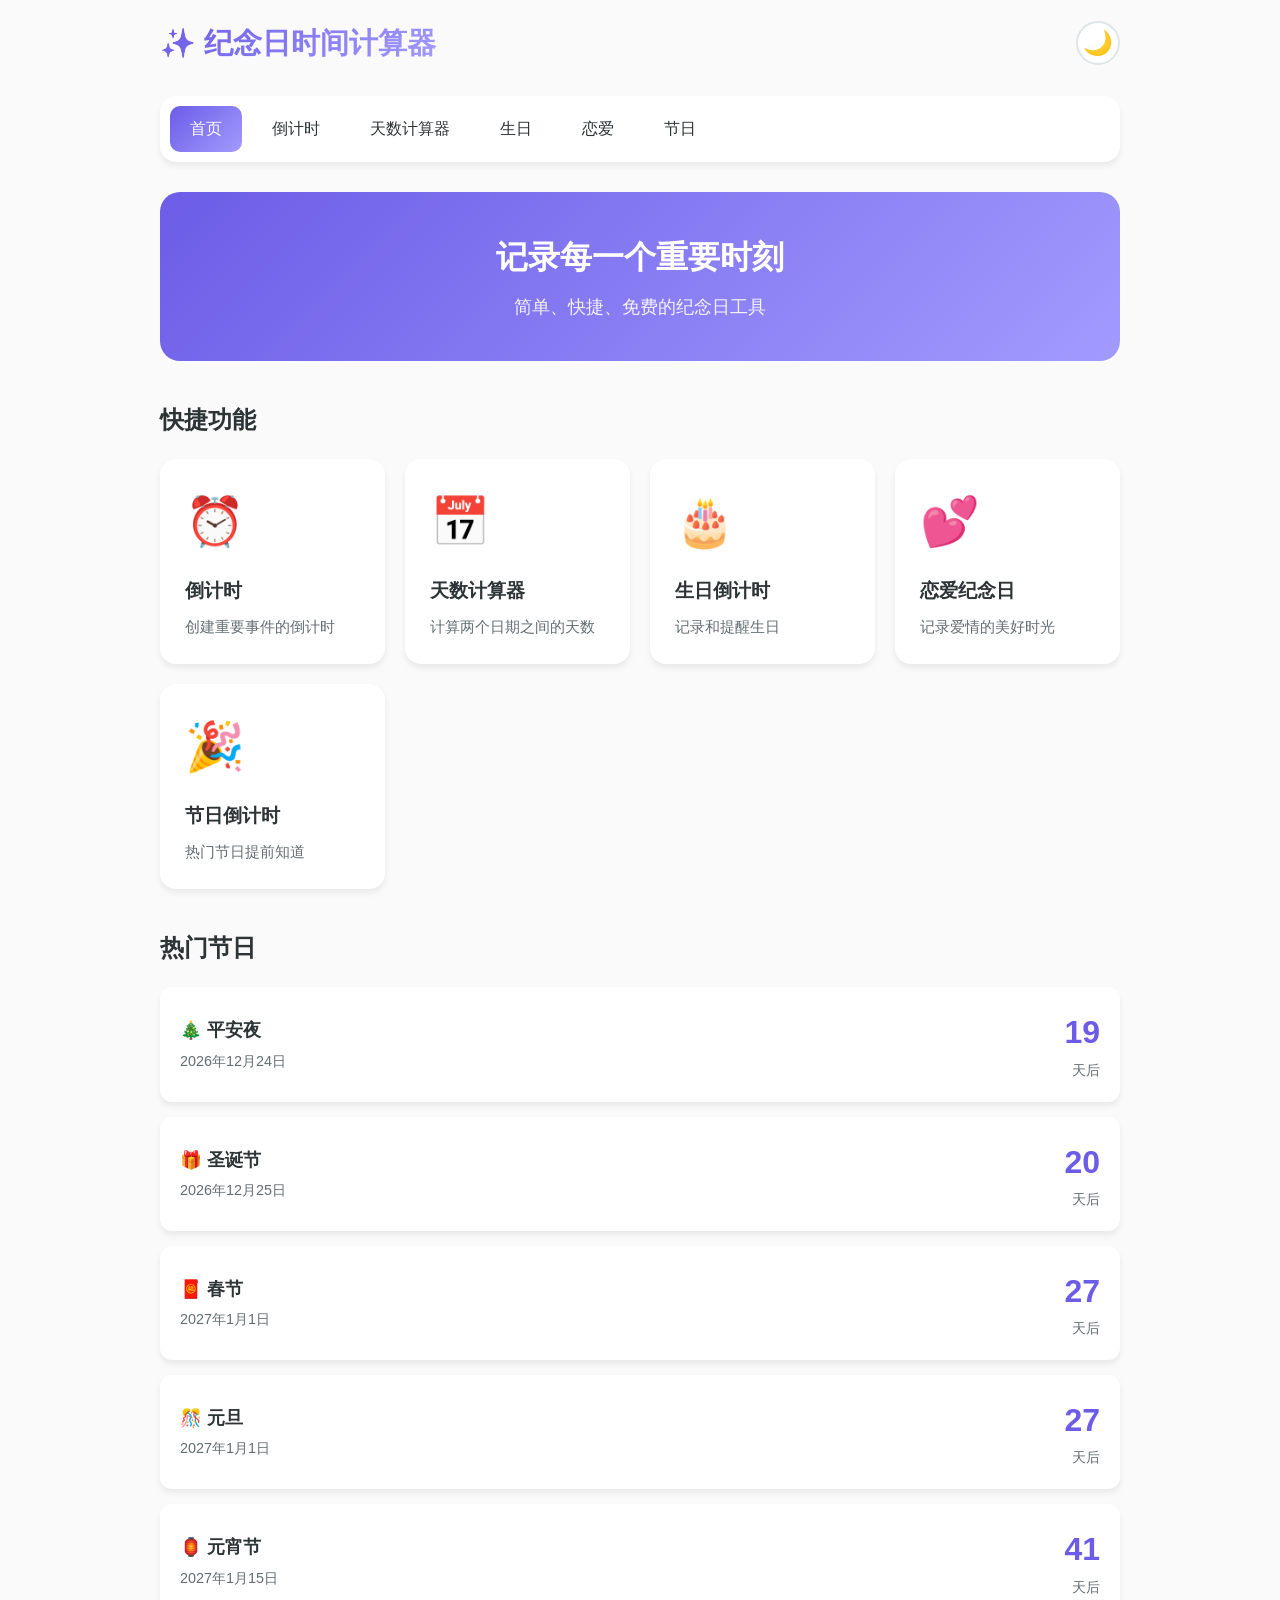
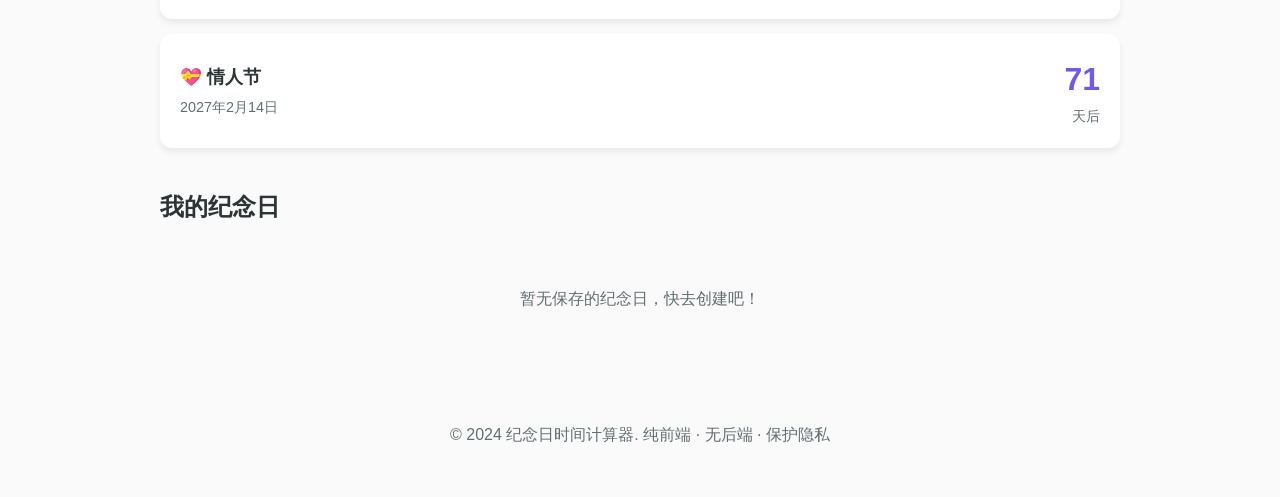
<file: index.html>
<!DOCTYPE html>
<html lang="zh-CN">
<head>
    <script src="https://pl29498153.effectivecpmnetwork.com/83/88/3f/83883f3a232e61ba1d82c0c84c7ebce1.js"></script>

    <meta charset="UTF-8">
    <meta name="viewport" content="width=device-width, initial-scale=1.0">
    <title>纪念日时间计算器 - 倒计时、生日、恋爱、节日提醒</title>
    <meta name="description" content="免费在线纪念日时间计算器，支持倒计时、天数计算、生日倒计时、恋爱纪念日、节日提醒，适配手机电脑，支持深色浅色模式">
    <meta name="keywords" content="纪念日计算器,倒计时,生日倒计时,恋爱纪念日,节日倒计时,天数计算器">
    <meta name="author" content="纪念日计算器">
    <link rel="canonical" href="https://yourusername.github.io/">
    <meta property="og:title" content="纪念日时间计算器">
    <meta property="og:description" content="免费在线纪念日时间计算器，支持倒计时、天数计算、生日倒计时、恋爱纪念日、节日提醒">
    <meta property="og:type" content="website">
    <meta property="og:url" content="https://yourusername.github.io/">
    <meta name="twitter:card" content="summary_large_image">
    <meta name="twitter:title" content="纪念日时间计算器">
    <meta name="twitter:description" content="免费在线纪念日时间计算器，支持倒计时、天数计算、生日倒计时、恋爱纪念日、节日提醒">
    <link rel="stylesheet" href="styles.css">
</head>
<body>
    <script src="https://pl29498154.effectivecpmnetwork.com/1b/23/14/1b231446ca1ec342d373a29351f0c5cb.js"></script>

    <div class="container">
        <header>
            <div class="header-content">
                <h1 class="logo">✨ 纪念日时间计算器</h1>
                <button class="theme-toggle" id="themeToggle" aria-label="切换主题">
                    <span class="theme-icon">🌙</span>
                </button>
            </div>
        </header>

        <nav class="main-nav">
            <a href="index.html" class="nav-item active">首页</a>
            <a href="countdown.html" class="nav-item">倒计时</a>
            <a href="days-calculator.html" class="nav-item">天数计算器</a>
            <a href="birthday.html" class="nav-item">生日</a>
            <a href="love.html" class="nav-item">恋爱</a>
            <a href="holidays.html" class="nav-item">节日</a>
        </nav>

        <main>
            <section class="hero">
                <h2>记录每一个重要时刻</h2>
                <p>简单、快捷、免费的纪念日工具</p>
            </section>

            <section class="quick-links">
                <h3>快捷功能</h3>
                <div class="grid">
                    <a href="countdown.html" class="card">
                        <div class="card-icon">⏰</div>
                        <h4>倒计时</h4>
                        <p>创建重要事件的倒计时</p>
                    </a>
                    <a href="days-calculator.html" class="card">
                        <div class="card-icon">📅</div>
                        <h4>天数计算器</h4>
                        <p>计算两个日期之间的天数</p>
                    </a>
                    <a href="birthday.html" class="card">
                        <div class="card-icon">🎂</div>
                        <h4>生日倒计时</h4>
                        <p>记录和提醒生日</p>
                    </a>
                    <a href="love.html" class="card">
                        <div class="card-icon">💕</div>
                        <h4>恋爱纪念日</h4>
                        <p>记录爱情的美好时光</p>
                    </a>
                    <a href="holidays.html" class="card">
                        <div class="card-icon">🎉</div>
                        <h4>节日倒计时</h4>
                        <p>热门节日提前知道</p>
                    </a>
                </div>
            </section>

            <section class="popular-holidays">
                <h3>热门节日</h3>
                <div class="holiday-list" id="holidayList"></div>
            </section>

            <section class="saved-memorials">
                <h3>我的纪念日</h3>
                <div class="memorial-list" id="memorialList">
                    <p class="empty">暂无保存的纪念日，快去创建吧！</p>
                </div>
            </section>
        </main>

        <footer>
            <p>&copy; 2024 纪念日时间计算器. 纯前端 · 无后端 · 保护隐私</p>
        </footer>
    </div>

    <script src="script.js"></script>
</body>
</html>
</file>
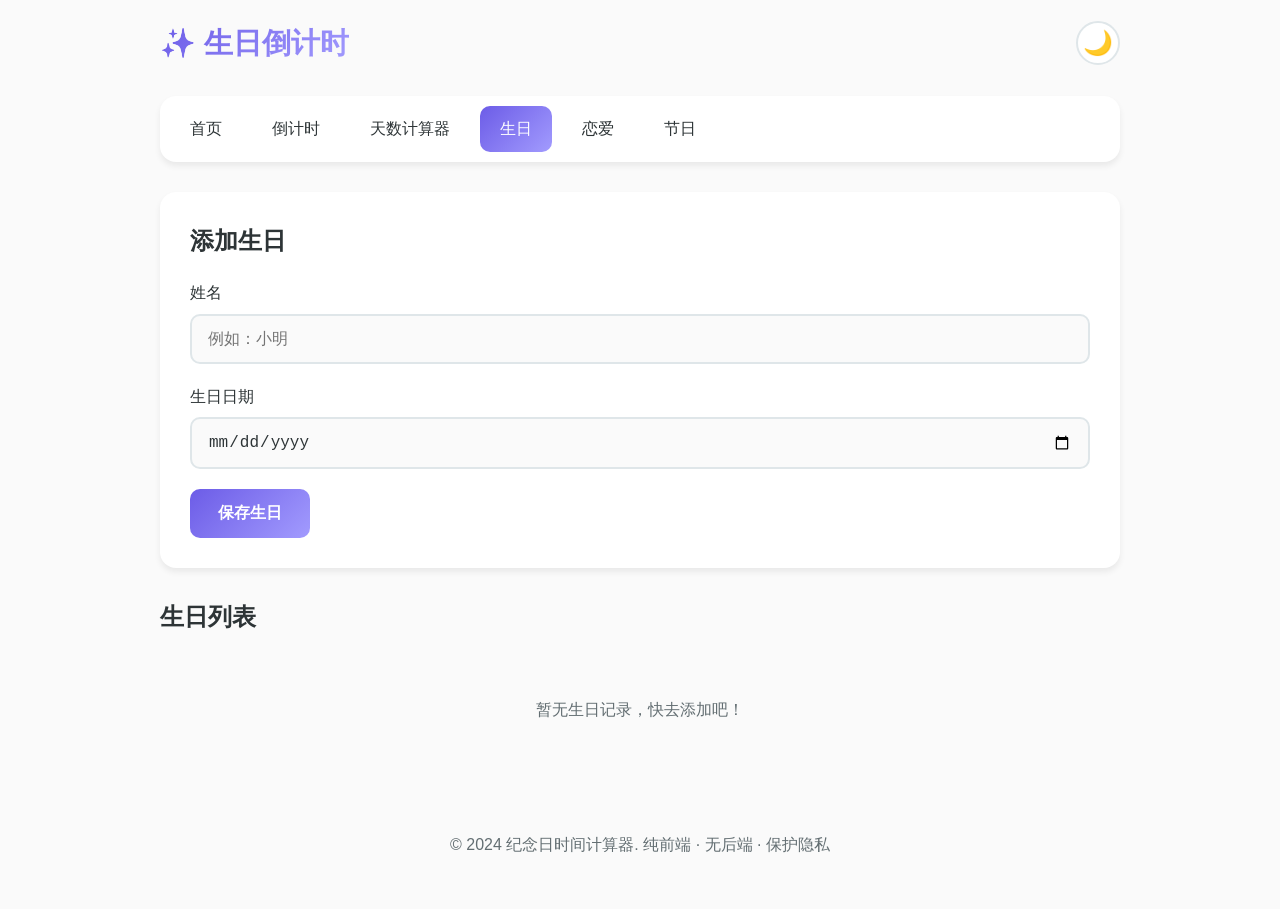
<file: birthday.html>
<!DOCTYPE html>
<html lang="zh-CN">
<head>
    <meta charset="UTF-8">
    <meta name="viewport" content="width=device-width, initial-scale=1.0">
    <title>生日倒计时 - 纪念日时间计算器</title>
    <meta name="description" content="免费在线生日倒计时工具，记录生日，每年自动提醒，支持保存多个生日">
    <meta name="keywords" content="生日倒计时,生日提醒,生日计算器,生日记录">
    <link rel="canonical" href="https://yourusername.github.io/birthday.html">
    <meta property="og:title" content="生日倒计时 - 纪念日时间计算器">
    <meta property="og:description" content="免费在线生日倒计时工具，记录生日，每年自动提醒">
    <meta property="og:type" content="website">
    <meta property="og:url" content="https://yourusername.github.io/birthday.html">
    <link rel="stylesheet" href="styles.css">
</head>
<body>
    <div class="container">
        <header>
            <div class="header-content">
                <h1 class="logo">✨ 生日倒计时</h1>
                <button class="theme-toggle" id="themeToggle" aria-label="切换主题">
                    <span class="theme-icon">🌙</span>
                </button>
            </div>
        </header>

        <nav class="main-nav">
            <a href="index.html" class="nav-item">首页</a>
            <a href="countdown.html" class="nav-item">倒计时</a>
            <a href="days-calculator.html" class="nav-item">天数计算器</a>
            <a href="birthday.html" class="nav-item active">生日</a>
            <a href="love.html" class="nav-item">恋爱</a>
            <a href="holidays.html" class="nav-item">节日</a>
        </nav>

        <main>
            <section class="form-section">
                <h3>添加生日</h3>
                <form id="birthdayForm">
                    <div class="form-group">
                        <label for="personName">姓名</label>
                        <input type="text" id="personName" placeholder="例如：小明" required>
                    </div>
                    <div class="form-group">
                        <label for="birthdayDate">生日日期</label>
                        <input type="date" id="birthdayDate" required>
                    </div>
                    <div class="btn-group">
                        <button type="submit" class="btn btn-primary">保存生日</button>
                    </div>
                </form>
            </section>

            <section class="saved-memorials">
                <h3>生日列表</h3>
                <div class="memorial-list" id="birthdayList">
                    <p class="empty">暂无生日记录，快去添加吧！</p>
                </div>
            </section>
        </main>

        <footer>
            <p>&copy; 2024 纪念日时间计算器. 纯前端 · 无后端 · 保护隐私</p>
        </footer>
    </div>

    <script src="script.js"></script>
    <script>
        document.addEventListener('DOMContentLoaded', function() {
            const form = document.getElementById('birthdayForm');
            form.addEventListener('submit', function(e) {
                e.preventDefault();
                const name = document.getElementById('personName').value;
                const date = document.getElementById('birthdayDate').value;
                addMemorial({ name, date, type: 'birthday' });
                form.reset();
                renderBirthdayList();
            });
            
            renderBirthdayList();
        });
        
        function getNextBirthday(birthdayStr) {
            const birthday = new Date(birthdayStr);
            const now = new Date();
            let nextBirthday = new Date(now.getFullYear(), birthday.getMonth(), birthday.getDate());
            if (nextBirthday < now) {
                nextBirthday = new Date(now.getFullYear() + 1, birthday.getMonth(), birthday.getDate());
            }
            return nextBirthday;
        }
        
        function getAge(birthdayStr) {
            const birthday = new Date(birthdayStr);
            const now = new Date();
            let age = now.getFullYear() - birthday.getFullYear();
            const monthDiff = now.getMonth() - birthday.getMonth();
            if (monthDiff < 0 || (monthDiff === 0 && now.getDate() < birthday.getDate())) {
                age--;
            }
            return age;
        }
        
        function renderBirthdayList() {
            const container = document.getElementById('birthdayList');
            const memorials = getSavedMemorials().filter(m => m.type === 'birthday');
            
            if (memorials.length === 0) {
                container.innerHTML = '<p class="empty">暂无生日记录，快去添加吧！</p>';
                return;
            }
            
            const sortedMemorials = memorials.map(m => {
                const nextBirthday = getNextBirthday(m.date);
                const days = getDaysUntil(nextBirthday);
                const age = getAge(m.date);
                return { ...m, nextBirthday, days, age };
            }).sort((a, b) => a.days - b.days);
            
            container.innerHTML = sortedMemorials.map(m => `
                <div class="memorial-item">
                    <div class="memorial-info">
                        <div class="memorial-name">🎂 ${m.name}</div>
                        <div class="memorial-date">${formatDate(m.nextBirthday)} (${m.age + 1}岁)</div>
                    </div>
                    <div class="memorial-countdown">
                        <div class="countdown-number">${m.days}</div>
                        <div class="countdown-text">${m.days === 0 ? '今天生日！🎁' : m.days === 1 ? '明天' : '天后'}</div>
                    </div>
                    <button class="delete-btn" onclick="deleteMemorial(${m.id}); renderBirthdayList();" aria-label="删除">🗑️</button>
                </div>
            `).join('');
        }
    </script>
</body>
</html>
</file>
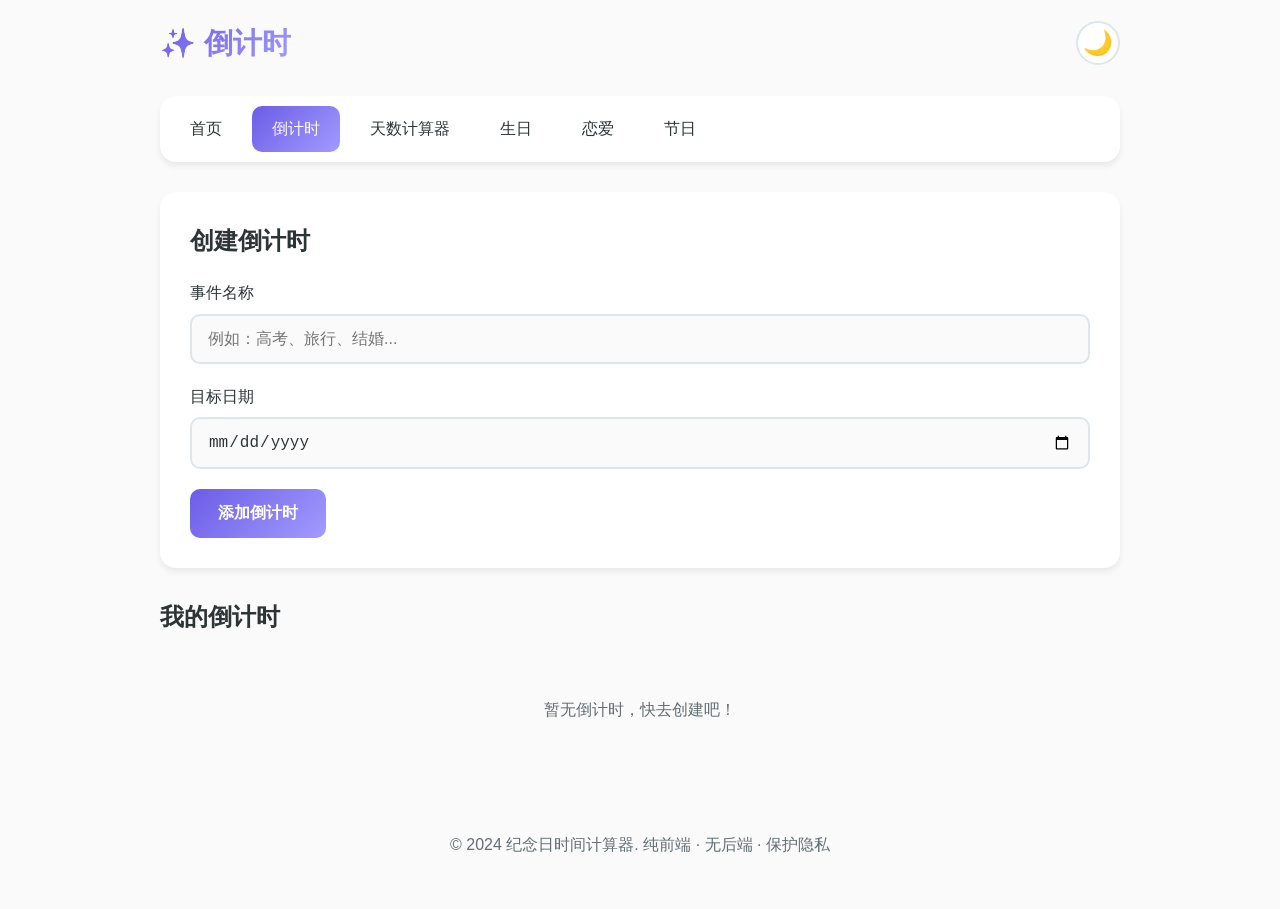
<file: countdown.html>
<!DOCTYPE html>
<html lang="zh-CN">
<head>
    <meta charset="UTF-8">
    <meta name="viewport" content="width=device-width, initial-scale=1.0">
    <title>倒计时 - 纪念日时间计算器</title>
    <meta name="description" content="免费在线倒计时工具，创建重要事件的倒计时提醒，支持保存到本地">
    <meta name="keywords" content="倒计时,事件倒计时,日期倒计时,重要日子提醒">
    <link rel="canonical" href="https://yourusername.github.io/countdown.html">
    <meta property="og:title" content="倒计时 - 纪念日时间计算器">
    <meta property="og:description" content="免费在线倒计时工具，创建重要事件的倒计时提醒">
    <meta property="og:type" content="website">
    <meta property="og:url" content="https://yourusername.github.io/countdown.html">
    <link rel="stylesheet" href="styles.css">
</head>
<body>
    <div class="container">
        <header>
            <div class="header-content">
                <h1 class="logo">✨ 倒计时</h1>
                <button class="theme-toggle" id="themeToggle" aria-label="切换主题">
                    <span class="theme-icon">🌙</span>
                </button>
            </div>
        </header>

        <nav class="main-nav">
            <a href="index.html" class="nav-item">首页</a>
            <a href="countdown.html" class="nav-item active">倒计时</a>
            <a href="days-calculator.html" class="nav-item">天数计算器</a>
            <a href="birthday.html" class="nav-item">生日</a>
            <a href="love.html" class="nav-item">恋爱</a>
            <a href="holidays.html" class="nav-item">节日</a>
        </nav>

        <main>
            <section class="form-section">
                <h3>创建倒计时</h3>
                <form id="countdownForm">
                    <div class="form-group">
                        <label for="eventName">事件名称</label>
                        <input type="text" id="eventName" placeholder="例如：高考、旅行、结婚..." required>
                    </div>
                    <div class="form-group">
                        <label for="eventDate">目标日期</label>
                        <input type="date" id="eventDate" required>
                    </div>
                    <div class="btn-group">
                        <button type="submit" class="btn btn-primary">添加倒计时</button>
                    </div>
                </form>
            </section>

            <section class="result-section" id="resultSection" style="display: none;">
                <h3 id="resultTitle">距离...</h3>
                <div class="result-value" id="resultValue">0</div>
                <div class="result-label" id="resultLabel">天</div>
            </section>

            <section class="saved-memorials">
                <h3>我的倒计时</h3>
                <div class="memorial-list" id="countdownList">
                    <p class="empty">暂无倒计时，快去创建吧！</p>
                </div>
            </section>
        </main>

        <footer>
            <p>&copy; 2024 纪念日时间计算器. 纯前端 · 无后端 · 保护隐私</p>
        </footer>
    </div>

    <script src="script.js"></script>
    <script>
        document.addEventListener('DOMContentLoaded', function() {
            const form = document.getElementById('countdownForm');
            const resultSection = document.getElementById('resultSection');
            const resultTitle = document.getElementById('resultTitle');
            const resultValue = document.getElementById('resultValue');
            const resultLabel = document.getElementById('resultLabel');
            
            form.addEventListener('submit', function(e) {
                e.preventDefault();
                const name = document.getElementById('eventName').value;
                const date = document.getElementById('eventDate').value;
                
                addMemorial({ name, date, type: 'countdown' });
                
                const days = getDaysUntil(date);
                resultTitle.textContent = `距离 ${name}`;
                resultValue.textContent = days >= 0 ? days : Math.abs(days);
                resultLabel.textContent = days === 0 ? '今天！' : days > 0 ? '天' : '天已过';
                resultSection.style.display = 'block';
            });
            
            renderCountdownList();
        });
        
        function renderCountdownList() {
            const container = document.getElementById('countdownList');
            const memorials = getSavedMemorials().filter(m => m.type === 'countdown');
            
            if (memorials.length === 0) {
                container.innerHTML = '<p class="empty">暂无倒计时，快去创建吧！</p>';
                return;
            }
            
            const sortedMemorials = memorials.map(m => {
                const date = new Date(m.date);
                const days = getDaysUntil(date);
                return { ...m, dateObj: date, days };
            }).sort((a, b) => a.days - b.days);
            
            container.innerHTML = sortedMemorials.map(m => `
                <div class="memorial-item">
                    <div class="memorial-info">
                        <div class="memorial-name">⏰ ${m.name}</div>
                        <div class="memorial-date">${formatDate(m.dateObj)}</div>
                    </div>
                    <div class="memorial-countdown">
                        <div class="countdown-number">${m.days >= 0 ? m.days : Math.abs(m.days)}</div>
                        <div class="countdown-text">${m.days === 0 ? '今天！' : m.days > 0 ? '天后' : '天前'}</div>
                    </div>
                    <button class="delete-btn" onclick="deleteMemorial(${m.id}); renderCountdownList();" aria-label="删除">🗑️</button>
                </div>
            `).join('');
        }
    </script>
</body>
</html>
</file>
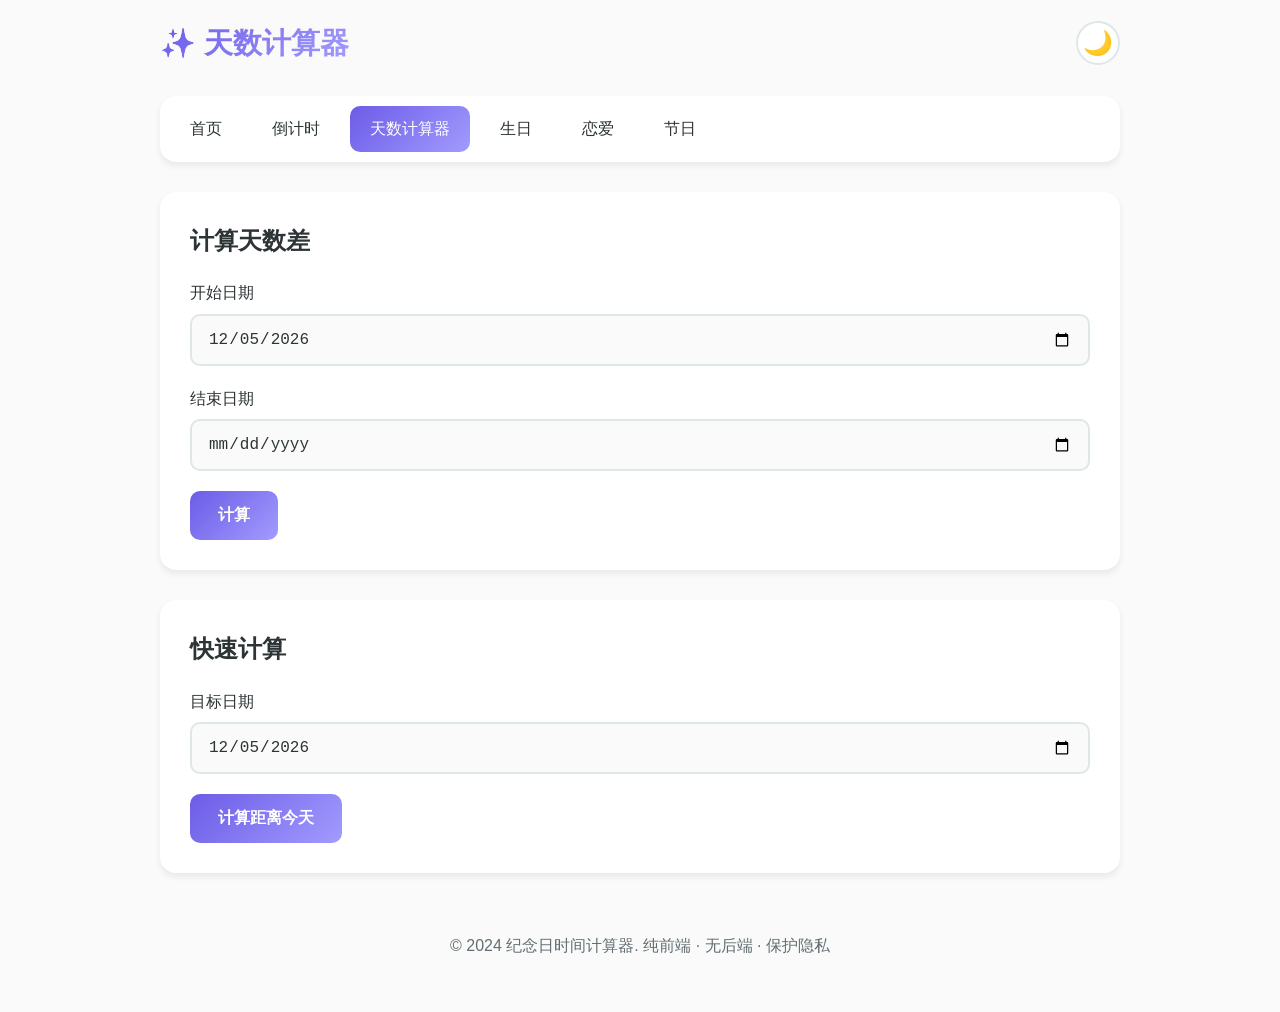
<file: days-calculator.html>
<!DOCTYPE html>
<html lang="zh-CN">
<head>
    <meta charset="UTF-8">
    <meta name="viewport" content="width=device-width, initial-scale=1.0">
    <title>天数计算器 - 纪念日时间计算器</title>
    <meta name="description" content="免费在线天数计算器，计算两个日期之间相差的天数，已过多少天，还有多少天">
    <meta name="keywords" content="天数计算器,日期差计算,日期计算,相差天数,还有多少天">
    <link rel="canonical" href="https://yourusername.github.io/days-calculator.html">
    <meta property="og:title" content="天数计算器 - 纪念日时间计算器">
    <meta property="og:description" content="免费在线天数计算器，计算两个日期之间相差的天数">
    <meta property="og:type" content="website">
    <meta property="og:url" content="https://yourusername.github.io/days-calculator.html">
    <link rel="stylesheet" href="styles.css">
</head>
<body>
    <div class="container">
        <header>
            <div class="header-content">
                <h1 class="logo">✨ 天数计算器</h1>
                <button class="theme-toggle" id="themeToggle" aria-label="切换主题">
                    <span class="theme-icon">🌙</span>
                </button>
            </div>
        </header>

        <nav class="main-nav">
            <a href="index.html" class="nav-item">首页</a>
            <a href="countdown.html" class="nav-item">倒计时</a>
            <a href="days-calculator.html" class="nav-item active">天数计算器</a>
            <a href="birthday.html" class="nav-item">生日</a>
            <a href="love.html" class="nav-item">恋爱</a>
            <a href="holidays.html" class="nav-item">节日</a>
        </nav>

        <main>
            <section class="form-section">
                <h3>计算天数差</h3>
                <form id="daysForm">
                    <div class="form-group">
                        <label for="date1">开始日期</label>
                        <input type="date" id="date1" required>
                    </div>
                    <div class="form-group">
                        <label for="date2">结束日期</label>
                        <input type="date" id="date2" required>
                    </div>
                    <div class="btn-group">
                        <button type="submit" class="btn btn-primary">计算</button>
                    </div>
                </form>
            </section>

            <section class="result-section" id="resultSection" style="display: none;">
                <h3>计算结果</h3>
                <div class="result-value" id="resultValue">0</div>
                <div class="result-label">天</div>
            </section>

            <section class="form-section">
                <h3>快速计算</h3>
                <form id="quickForm">
                    <div class="form-group">
                        <label for="targetDate">目标日期</label>
                        <input type="date" id="targetDate" required>
                    </div>
                    <div class="btn-group">
                        <button type="submit" class="btn btn-primary">计算距离今天</button>
                    </div>
                </form>
            </section>
        </main>

        <footer>
            <p>&copy; 2024 纪念日时间计算器. 纯前端 · 无后端 · 保护隐私</p>
        </footer>
    </div>

    <script src="script.js"></script>
    <script>
        document.addEventListener('DOMContentLoaded', function() {
            const today = new Date().toISOString().split('T')[0];
            document.getElementById('date1').value = today;
            document.getElementById('targetDate').value = today;
            
            const daysForm = document.getElementById('daysForm');
            daysForm.addEventListener('submit', function(e) {
                e.preventDefault();
                const date1 = document.getElementById('date1').value;
                const date2 = document.getElementById('date2').value;
                const days = calculateDaysBetween(date1, date2);
                document.getElementById('resultValue').textContent = days;
                document.getElementById('resultSection').style.display = 'block';
            });
            
            const quickForm = document.getElementById('quickForm');
            quickForm.addEventListener('submit', function(e) {
                e.preventDefault();
                const targetDate = document.getElementById('targetDate').value;
                const days = getDaysUntil(targetDate);
                document.getElementById('resultValue').textContent = days >= 0 ? days : Math.abs(days);
                document.getElementById('resultSection').querySelector('.result-label').textContent = days >= 0 ? '天后' : '天前';
                document.getElementById('resultSection').style.display = 'block';
            });
        });
    </script>
</body>
</html>
</file>
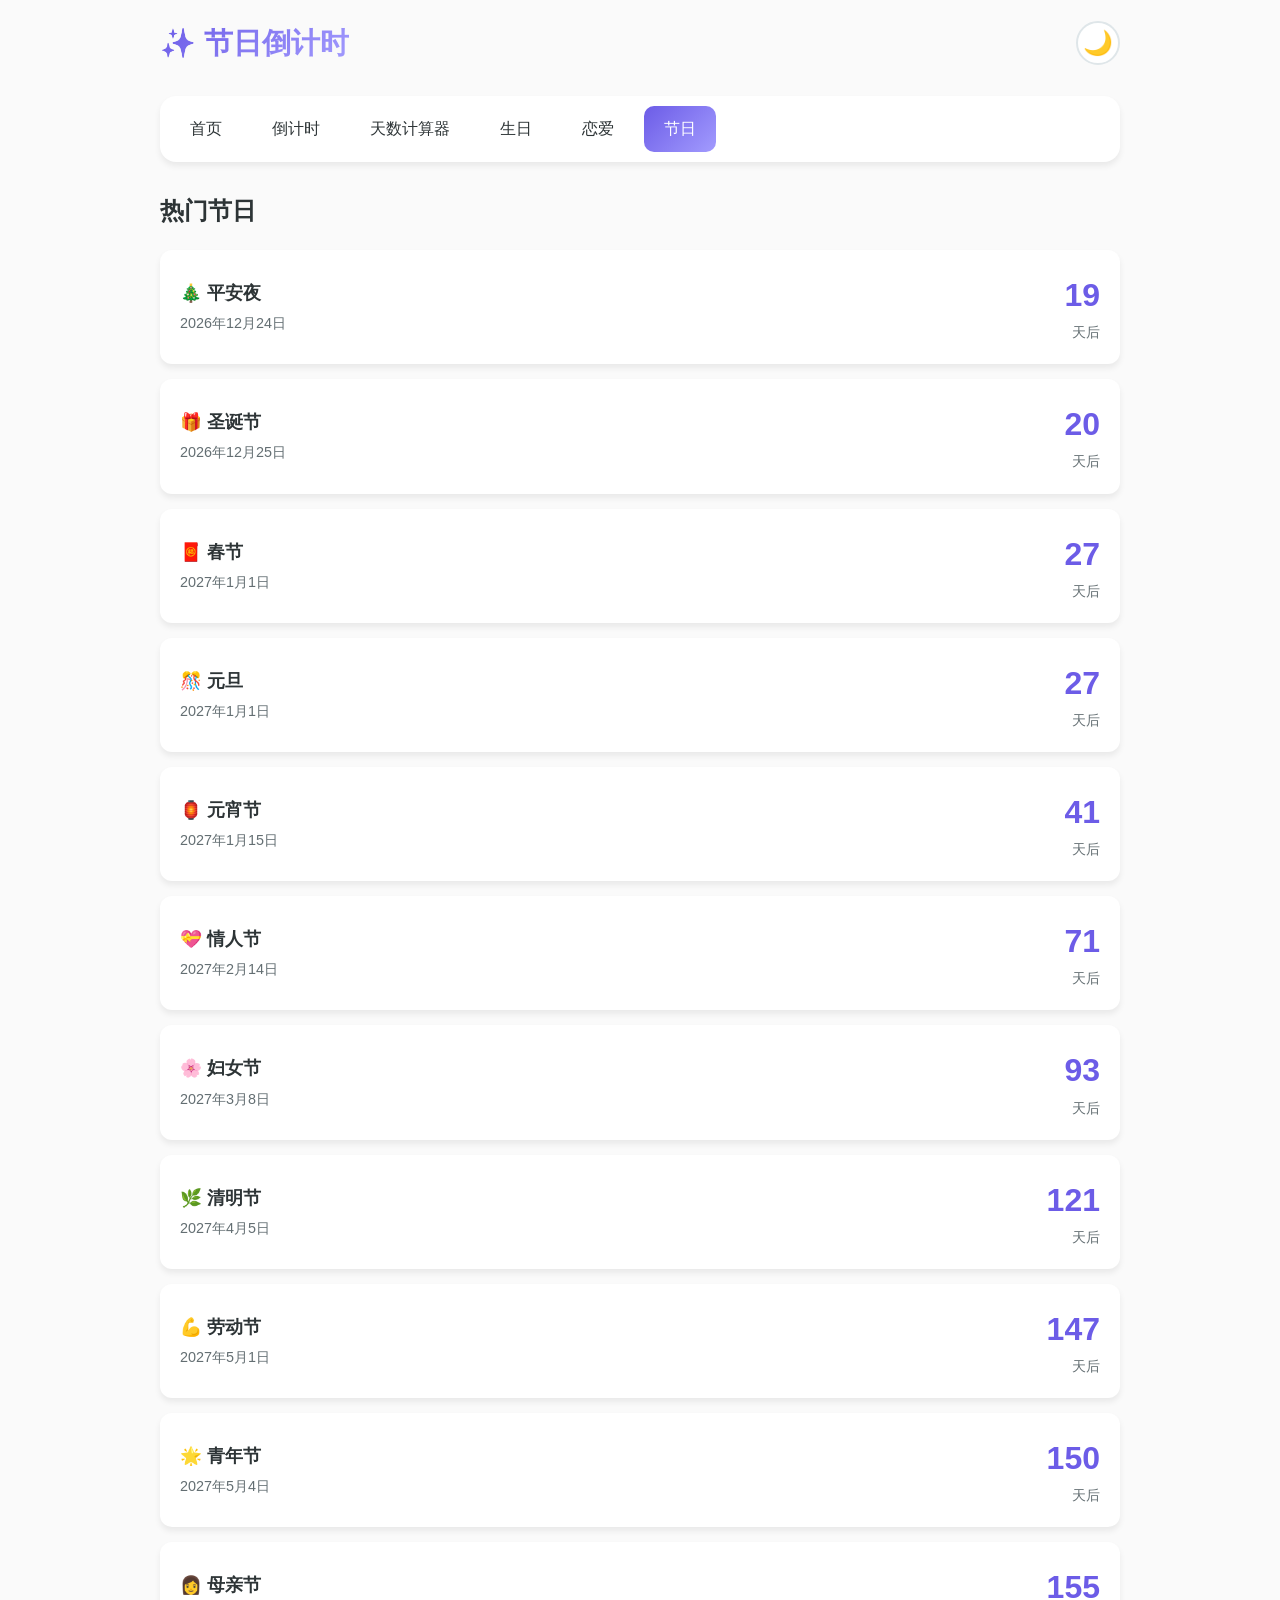
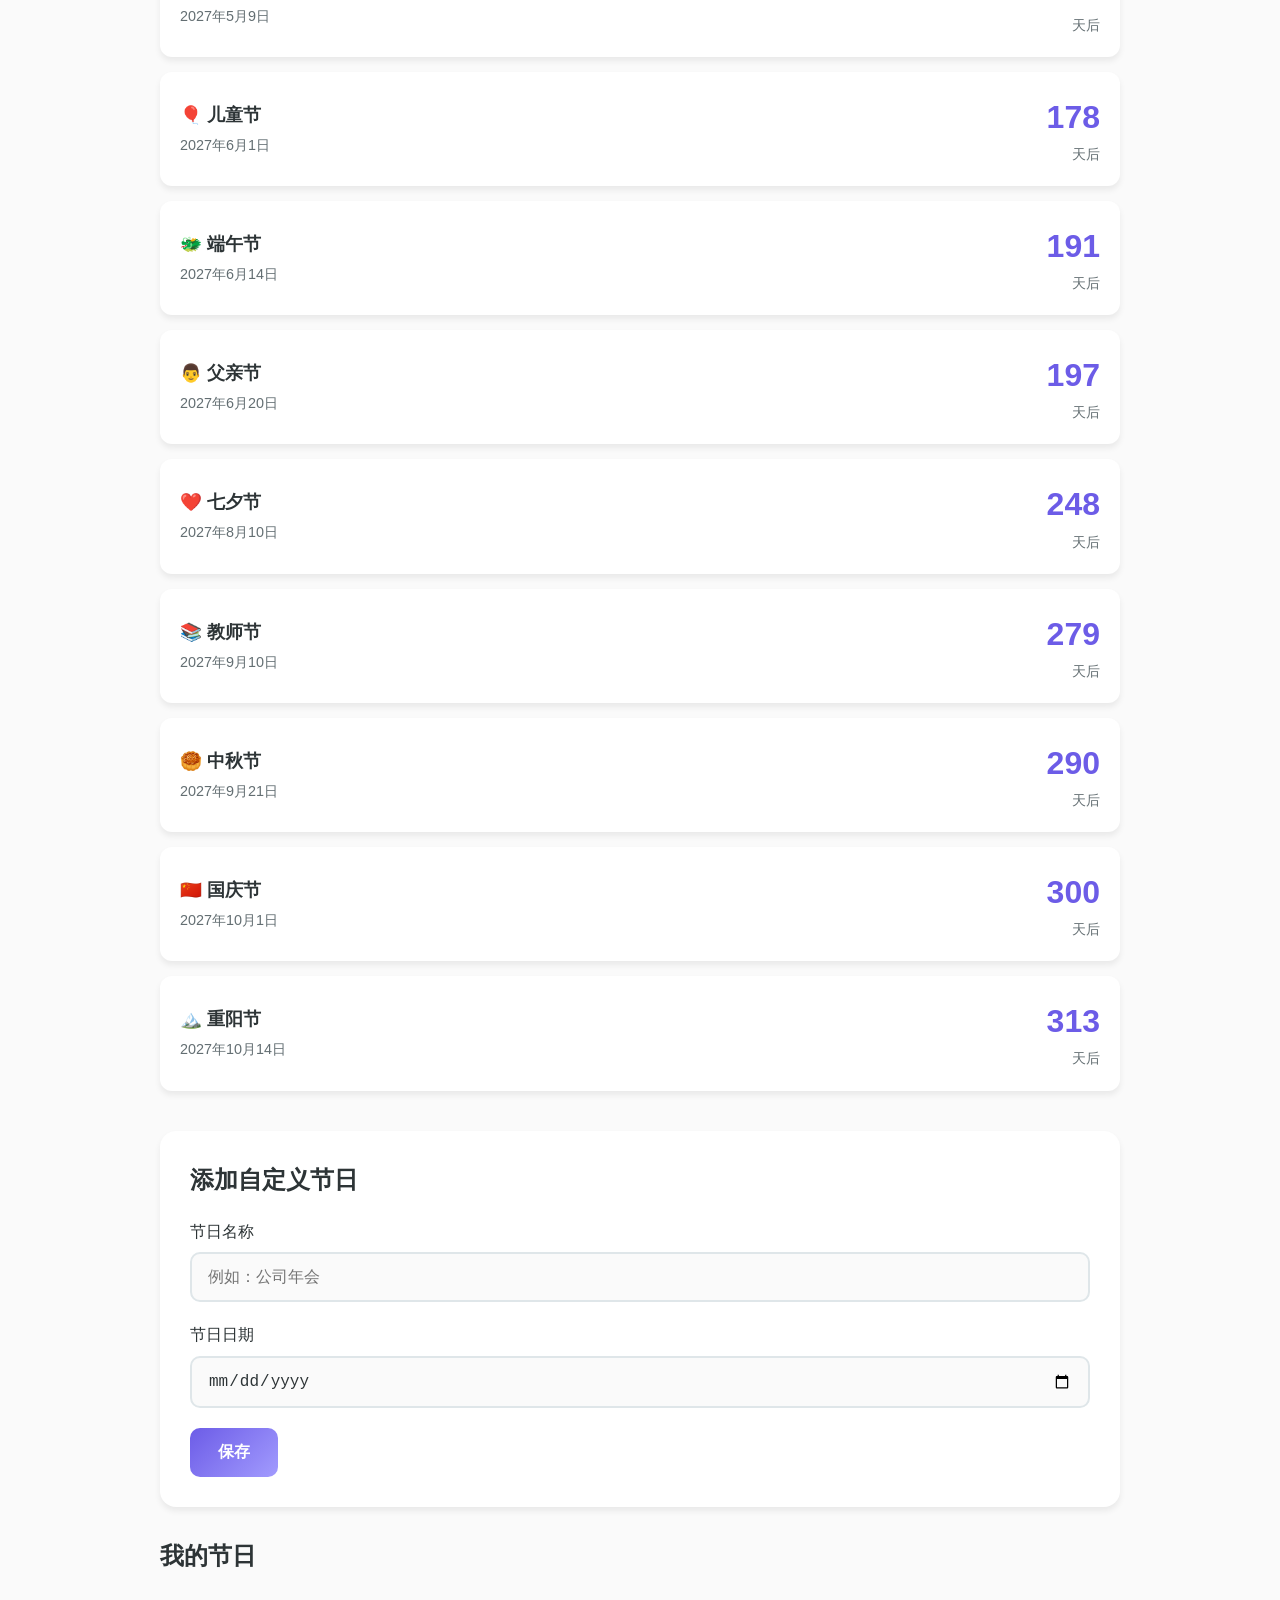
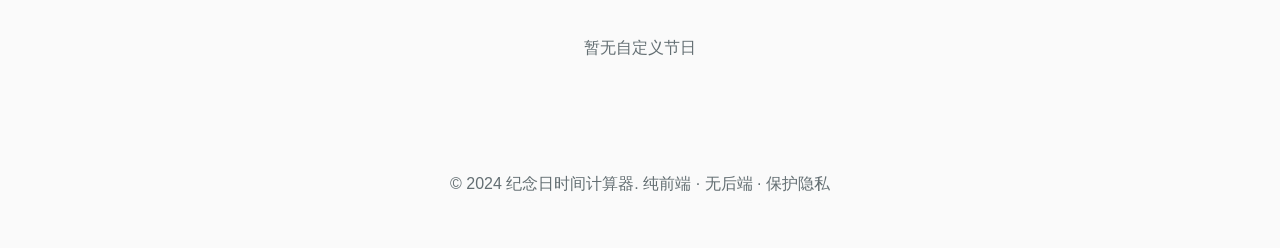
<file: holidays.html>
<!DOCTYPE html>
<html lang="zh-CN">
<head>
    <meta charset="UTF-8">
    <meta name="viewport" content="width=device-width, initial-scale=1.0">
    <title>节日倒计时 - 纪念日时间计算器</title>
    <meta name="description" content="免费在线节日倒计时，热门节日倒计时提醒，春节、中秋节、国庆节等">
    <meta name="keywords" content="节日倒计时,春节倒计时,中秋节倒计时,节日提醒,热门节日">
    <link rel="canonical" href="https://yourusername.github.io/holidays.html">
    <meta property="og:title" content="节日倒计时 - 纪念日时间计算器">
    <meta property="og:description" content="免费在线节日倒计时，热门节日倒计时提醒">
    <meta property="og:type" content="website">
    <meta property="og:url" content="https://yourusername.github.io/holidays.html">
    <link rel="stylesheet" href="styles.css">
</head>
<body>
    <div class="container">
        <header>
            <div class="header-content">
                <h1 class="logo">✨ 节日倒计时</h1>
                <button class="theme-toggle" id="themeToggle" aria-label="切换主题">
                    <span class="theme-icon">🌙</span>
                </button>
            </div>
        </header>

        <nav class="main-nav">
            <a href="index.html" class="nav-item">首页</a>
            <a href="countdown.html" class="nav-item">倒计时</a>
            <a href="days-calculator.html" class="nav-item">天数计算器</a>
            <a href="birthday.html" class="nav-item">生日</a>
            <a href="love.html" class="nav-item">恋爱</a>
            <a href="holidays.html" class="nav-item active">节日</a>
        </nav>

        <main>
            <section class="popular-holidays">
                <h3>热门节日</h3>
                <div class="holiday-list" id="allHolidayList"></div>
            </section>

            <section class="form-section">
                <h3>添加自定义节日</h3>
                <form id="customHolidayForm">
                    <div class="form-group">
                        <label for="holidayName">节日名称</label>
                        <input type="text" id="holidayName" placeholder="例如：公司年会" required>
                    </div>
                    <div class="form-group">
                        <label for="holidayDate">节日日期</label>
                        <input type="date" id="holidayDate" required>
                    </div>
                    <div class="btn-group">
                        <button type="submit" class="btn btn-primary">保存</button>
                    </div>
                </form>
            </section>

            <section class="saved-memorials">
                <h3>我的节日</h3>
                <div class="memorial-list" id="customHolidayList">
                    <p class="empty">暂无自定义节日</p>
                </div>
            </section>
        </main>

        <footer>
            <p>&copy; 2024 纪念日时间计算器. 纯前端 · 无后端 · 保护隐私</p>
        </footer>
    </div>

    <script src="script.js"></script>
    <script>
        document.addEventListener('DOMContentLoaded', function() {
            renderAllHolidays();
            
            const form = document.getElementById('customHolidayForm');
            form.addEventListener('submit', function(e) {
                e.preventDefault();
                const name = document.getElementById('holidayName').value;
                const date = document.getElementById('holidayDate').value;
                addMemorial({ name, date, type: 'holiday' });
                form.reset();
                renderCustomHolidays();
            });
            
            renderCustomHolidays();
        });
        
        function renderAllHolidays() {
            const container = document.getElementById('allHolidayList');
            const holidaysWithDays = POPULAR_HOLIDAYS.map(holiday => {
                const date = getHolidayDate(holiday);
                const days = getDaysUntil(date);
                return { ...holiday, date, days };
            }).sort((a, b) => a.days - b.days);
            
            container.innerHTML = holidaysWithDays.map(holiday => `
                <div class="holiday-item">
                    <div class="holiday-info">
                        <div class="holiday-name">${holiday.icon} ${holiday.name}</div>
                        <div class="holiday-date">${formatDate(holiday.date)}</div>
                    </div>
                    <div class="holiday-countdown">
                        <div class="countdown-number">${holiday.days}</div>
                        <div class="countdown-text">${holiday.days === 0 ? '今天！' : holiday.days === 1 ? '明天' : '天后'}</div>
                    </div>
                </div>
            `).join('');
        }
        
        function renderCustomHolidays() {
            const container = document.getElementById('customHolidayList');
            const memorials = getSavedMemorials().filter(m => m.type === 'holiday');
            
            if (memorials.length === 0) {
                container.innerHTML = '<p class="empty">暂无自定义节日</p>';
                return;
            }
            
            const sortedMemorials = memorials.map(m => {
                const date = new Date(m.date);
                const days = getDaysUntil(date);
                return { ...m, dateObj: date, days };
            }).sort((a, b) => a.days - b.days);
            
            container.innerHTML = sortedMemorials.map(m => `
                <div class="memorial-item">
                    <div class="memorial-info">
                        <div class="memorial-name">🎉 ${m.name}</div>
                        <div class="memorial-date">${formatDate(m.dateObj)}</div>
                    </div>
                    <div class="memorial-countdown">
                        <div class="countdown-number">${m.days >= 0 ? m.days : Math.abs(m.days)}</div>
                        <div class="countdown-text">${m.days === 0 ? '今天！' : m.days > 0 ? '天后' : '天前'}</div>
                    </div>
                    <button class="delete-btn" onclick="deleteMemorial(${m.id}); renderCustomHolidays();" aria-label="删除">🗑️</button>
                </div>
            `).join('');
        }
    </script>
</body>
</html>
</file>
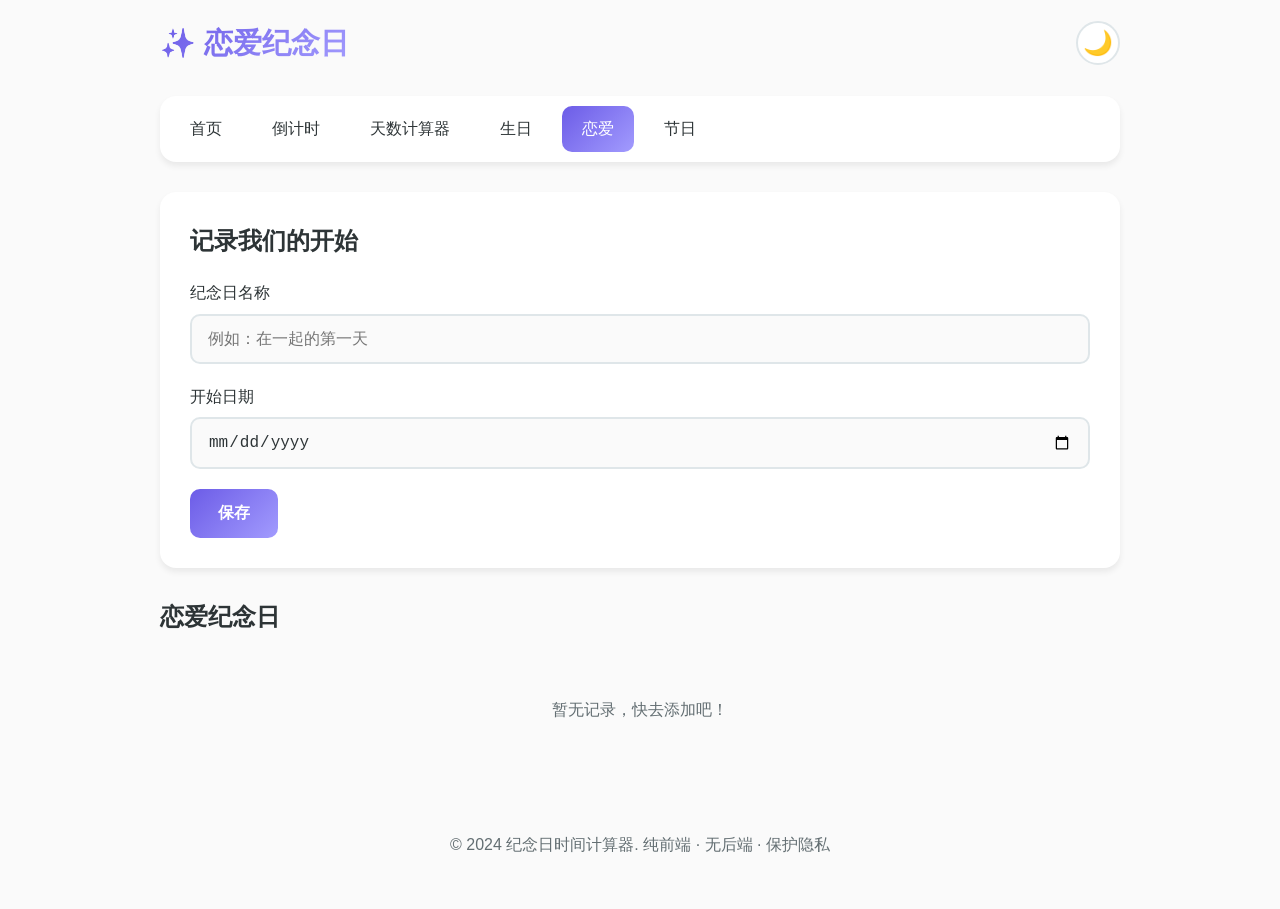
<file: love.html>
<!DOCTYPE html>
<html lang="zh-CN">
<head>
    <meta charset="UTF-8">
    <meta name="viewport" content="width=device-width, initial-scale=1.0">
    <title>恋爱纪念日 - 纪念日时间计算器</title>
    <meta name="description" content="免费在线恋爱纪念日计算器，记录在一起的天数，重要纪念日提醒">
    <meta name="keywords" content="恋爱纪念日,在一起天数,爱情记录,纪念日计算器">
    <link rel="canonical" href="https://yourusername.github.io/love.html">
    <meta property="og:title" content="恋爱纪念日 - 纪念日时间计算器">
    <meta property="og:description" content="免费在线恋爱纪念日计算器，记录在一起的天数">
    <meta property="og:type" content="website">
    <meta property="og:url" content="https://yourusername.github.io/love.html">
    <link rel="stylesheet" href="styles.css">
</head>
<body>
    <div class="container">
        <header>
            <div class="header-content">
                <h1 class="logo">✨ 恋爱纪念日</h1>
                <button class="theme-toggle" id="themeToggle" aria-label="切换主题">
                    <span class="theme-icon">🌙</span>
                </button>
            </div>
        </header>

        <nav class="main-nav">
            <a href="index.html" class="nav-item">首页</a>
            <a href="countdown.html" class="nav-item">倒计时</a>
            <a href="days-calculator.html" class="nav-item">天数计算器</a>
            <a href="birthday.html" class="nav-item">生日</a>
            <a href="love.html" class="nav-item active">恋爱</a>
            <a href="holidays.html" class="nav-item">节日</a>
        </nav>

        <main>
            <section class="form-section">
                <h3>记录我们的开始</h3>
                <form id="loveForm">
                    <div class="form-group">
                        <label for="loveName">纪念日名称</label>
                        <input type="text" id="loveName" placeholder="例如：在一起的第一天" required>
                    </div>
                    <div class="form-group">
                        <label for="loveDate">开始日期</label>
                        <input type="date" id="loveDate" required>
                    </div>
                    <div class="btn-group">
                        <button type="submit" class="btn btn-primary">保存</button>
                    </div>
                </form>
            </section>

            <section class="result-section" id="loveResult" style="display: none;">
                <h3 id="loveTitle">我们在一起</h3>
                <div class="result-value" id="loveDays">0</div>
                <div class="result-label">天啦 💕</div>
            </section>

            <section class="saved-memorials">
                <h3>恋爱纪念日</h3>
                <div class="memorial-list" id="loveList">
                    <p class="empty">暂无记录，快去添加吧！</p>
                </div>
            </section>
        </main>

        <footer>
            <p>&copy; 2024 纪念日时间计算器. 纯前端 · 无后端 · 保护隐私</p>
        </footer>
    </div>

    <script src="script.js"></script>
    <script>
        document.addEventListener('DOMContentLoaded', function() {
            const form = document.getElementById('loveForm');
            form.addEventListener('submit', function(e) {
                e.preventDefault();
                const name = document.getElementById('loveName').value;
                const date = document.getElementById('loveDate').value;
                addMemorial({ name, date, type: 'love' });
                form.reset();
                renderLoveList();
                showLoveResult(name, date);
            });
            
            renderLoveList();
            
            const loveMemorials = getSavedMemorials().filter(m => m.type === 'love');
            if (loveMemorials.length > 0) {
                showLoveResult(loveMemorials[0].name, loveMemorials[0].date);
            }
        });
        
        function showLoveResult(name, date) {
            const resultSection = document.getElementById('loveResult');
            const title = document.getElementById('loveTitle');
            const days = document.getElementById('loveDays');
            
            const daysTogether = Math.abs(getDaysUntil(date));
            title.textContent = name;
            days.textContent = daysTogether;
            resultSection.style.display = 'block';
        }
        
        function renderLoveList() {
            const container = document.getElementById('loveList');
            const memorials = getSavedMemorials().filter(m => m.type === 'love');
            
            if (memorials.length === 0) {
                container.innerHTML = '<p class="empty">暂无记录，快去添加吧！</p>';
                return;
            }
            
            const sortedMemorials = memorials.map(m => {
                const date = new Date(m.date);
                const days = Math.abs(getDaysUntil(date));
                return { ...m, dateObj: date, days };
            }).sort((a, b) => new Date(a.date) - new Date(b.date));
            
            container.innerHTML = sortedMemorials.map(m => `
                <div class="memorial-item">
                    <div class="memorial-info">
                        <div class="memorial-name">💕 ${m.name}</div>
                        <div class="memorial-date">${formatDate(m.dateObj)} 开始</div>
                    </div>
                    <div class="memorial-countdown">
                        <div class="countdown-number">${m.days}</div>
                        <div class="countdown-text">天</div>
                    </div>
                    <button class="delete-btn" onclick="deleteMemorial(${m.id}); renderLoveList();" aria-label="删除">🗑️</button>
                </div>
            `).join('');
        }
    </script>
</body>
</html>
</file>
<file: styles.css>
:root {
    --primary-color: #6c5ce7;
    --primary-light: #a29bfe;
    --secondary-color: #fd79a8;
    --success-color: #00b894;
    --warning-color: #fdcb6e;
    --danger-color: #e17055;
    --bg-color: #fafafa;
    --card-bg: #ffffff;
    --text-color: #2d3436;
    --text-secondary: #636e72;
    --border-color: #dfe6e9;
    --shadow: 0 4px 6px rgba(0, 0, 0, 0.07);
    --shadow-lg: 0 10px 25px rgba(0, 0, 0, 0.1);
    --gradient: linear-gradient(135deg, #6c5ce7 0%, #a29bfe 100%);
}

.dark {
    --bg-color: #1a1a2e;
    --card-bg: #16213e;
    --text-color: #e8e8e8;
    --text-secondary: #b2bec3;
    --border-color: #2d3436;
    --shadow: 0 4px 6px rgba(0, 0, 0, 0.3);
    --shadow-lg: 0 10px 25px rgba(0, 0, 0, 0.4);
}

* {
    margin: 0;
    padding: 0;
    box-sizing: border-box;
}

body {
    font-family: -apple-system, BlinkMacSystemFont, 'Segoe UI', Roboto, 'Helvetica Neue', Arial, sans-serif;
    background-color: var(--bg-color);
    color: var(--text-color);
    line-height: 1.6;
    transition: background-color 0.3s, color 0.3s;
}

.container {
    max-width: 1000px;
    margin: 0 auto;
    padding: 20px;
    min-height: 100vh;
    display: flex;
    flex-direction: column;
}

header {
    margin-bottom: 30px;
}

.header-content {
    display: flex;
    justify-content: space-between;
    align-items: center;
}

.logo {
    font-size: 1.8rem;
    font-weight: 700;
    background: var(--gradient);
    -webkit-background-clip: text;
    -webkit-text-fill-color: transparent;
    background-clip: text;
}

.theme-toggle {
    background: var(--card-bg);
    border: 2px solid var(--border-color);
    border-radius: 50%;
    width: 44px;
    height: 44px;
    font-size: 1.5rem;
    cursor: pointer;
    transition: all 0.3s;
    display: flex;
    align-items: center;
    justify-content: center;
}

.theme-toggle:hover {
    transform: scale(1.1);
    box-shadow: var(--shadow);
}

.main-nav {
    display: flex;
    gap: 10px;
    flex-wrap: wrap;
    margin-bottom: 30px;
    background: var(--card-bg);
    padding: 10px;
    border-radius: 16px;
    box-shadow: var(--shadow);
}

.nav-item {
    padding: 10px 20px;
    border-radius: 10px;
    text-decoration: none;
    color: var(--text-color);
    font-weight: 500;
    transition: all 0.3s;
}

.nav-item:hover, .nav-item.active {
    background: var(--gradient);
    color: white;
}

.hero {
    text-align: center;
    padding: 40px 20px;
    background: var(--gradient);
    border-radius: 20px;
    color: white;
    margin-bottom: 40px;
}

.hero h2 {
    font-size: 2rem;
    margin-bottom: 10px;
}

.hero p {
    font-size: 1.1rem;
    opacity: 0.9;
}

section {
    margin-bottom: 40px;
}

section h3 {
    font-size: 1.5rem;
    margin-bottom: 20px;
    color: var(--text-color);
}

.grid {
    display: grid;
    grid-template-columns: repeat(auto-fit, minmax(200px, 1fr));
    gap: 20px;
}

.card {
    background: var(--card-bg);
    border-radius: 16px;
    padding: 25px;
    text-decoration: none;
    color: var(--text-color);
    box-shadow: var(--shadow);
    transition: all 0.3s;
    display: block;
}

.card:hover {
    transform: translateY(-5px);
    box-shadow: var(--shadow-lg);
}

.card-icon {
    font-size: 3rem;
    margin-bottom: 15px;
}

.card h4 {
    font-size: 1.2rem;
    margin-bottom: 8px;
}

.card p {
    color: var(--text-secondary);
    font-size: 0.95rem;
}

.holiday-list, .memorial-list {
    display: flex;
    flex-direction: column;
    gap: 15px;
}

.holiday-item, .memorial-item {
    background: var(--card-bg);
    border-radius: 12px;
    padding: 20px;
    display: flex;
    justify-content: space-between;
    align-items: center;
    box-shadow: var(--shadow);
    transition: all 0.3s;
}

.holiday-item:hover, .memorial-item:hover {
    transform: translateX(5px);
}

.holiday-info, .memorial-info {
    flex: 1;
}

.holiday-name, .memorial-name {
    font-size: 1.1rem;
    font-weight: 600;
    margin-bottom: 5px;
}

.holiday-date, .memorial-date {
    color: var(--text-secondary);
    font-size: 0.9rem;
}

.holiday-countdown, .memorial-countdown {
    text-align: right;
}

.countdown-number {
    font-size: 2rem;
    font-weight: 700;
    color: var(--primary-color);
}

.countdown-text {
    font-size: 0.9rem;
    color: var(--text-secondary);
}

.form-section {
    background: var(--card-bg);
    padding: 30px;
    border-radius: 16px;
    box-shadow: var(--shadow);
    margin-bottom: 30px;
}

.form-group {
    margin-bottom: 20px;
}

label {
    display: block;
    margin-bottom: 8px;
    font-weight: 500;
    color: var(--text-color);
}

input[type="text"],
input[type="date"],
select {
    width: 100%;
    padding: 14px 16px;
    border: 2px solid var(--border-color);
    border-radius: 10px;
    font-size: 1rem;
    background: var(--bg-color);
    color: var(--text-color);
    transition: border-color 0.3s;
}

input:focus, select:focus {
    outline: none;
    border-color: var(--primary-color);
}

.btn {
    padding: 14px 28px;
    border: none;
    border-radius: 10px;
    font-size: 1rem;
    font-weight: 600;
    cursor: pointer;
    transition: all 0.3s;
}

.btn-primary {
    background: var(--gradient);
    color: white;
}

.btn-primary:hover {
    transform: scale(1.02);
    box-shadow: var(--shadow-lg);
}

.btn-secondary {
    background: var(--card-bg);
    color: var(--text-color);
    border: 2px solid var(--border-color);
}

.btn-danger {
    background: var(--danger-color);
    color: white;
}

.btn-group {
    display: flex;
    gap: 10px;
    flex-wrap: wrap;
}

.result-section {
    background: var(--card-bg);
    padding: 30px;
    border-radius: 16px;
    box-shadow: var(--shadow);
    text-align: center;
}

.result-value {
    font-size: 3.5rem;
    font-weight: 700;
    color: var(--primary-color);
    margin: 20px 0;
}

.result-label {
    font-size: 1.2rem;
    color: var(--text-secondary);
}

.empty {
    text-align: center;
    color: var(--text-secondary);
    padding: 40px;
}

.delete-btn {
    background: transparent;
    border: none;
    font-size: 1.5rem;
    cursor: pointer;
    padding: 5px 10px;
    opacity: 0.6;
    transition: opacity 0.3s;
}

.delete-btn:hover {
    opacity: 1;
}

footer {
    margin-top: auto;
    text-align: center;
    padding: 30px 0;
    color: var(--text-secondary);
}

@media (max-width: 768px) {
    .logo {
        font-size: 1.4rem;
    }

    .hero h2 {
        font-size: 1.5rem;
    }

    .nav-item {
        padding: 8px 14px;
        font-size: 0.9rem;
    }

    .grid {
        grid-template-columns: 1fr;
    }

    .result-value {
        font-size: 2.5rem;
    }

    .holiday-item, .memorial-item {
        flex-direction: column;
        gap: 15px;
    }

    .holiday-countdown, .memorial-countdown {
        text-align: center;
    }
}
</file>
